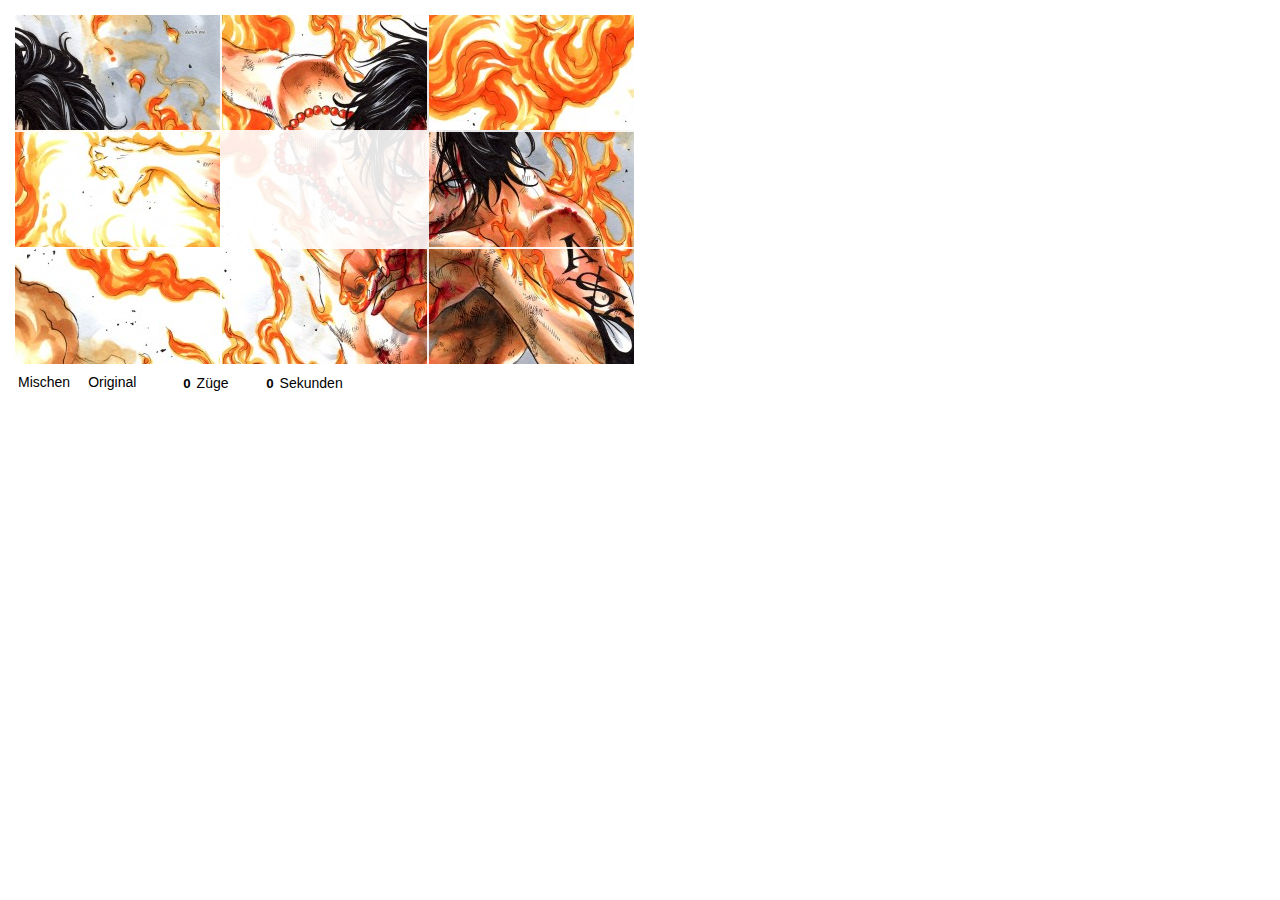
<file: Abgabe/Puzzle/index.html>
<!DOCTYPE html>
<html>
	<head>
		<meta charset=utf-8 />
		<title>Puzzle</title>
		<script type="text/javascript" src="jquery.js"></script> 
		<script type="text/javascript" src="jquery.jqpuzzle.js"></script> 
		<link rel="stylesheet" type="text/css" href="jquery.jqpuzzle.css" />
	</head>
	<body>
		<img src="Puzzle.jpg" class="jqPuzzle jqp-de-r3-c3-h5-NCS" />
	</body>
</html>
</file>
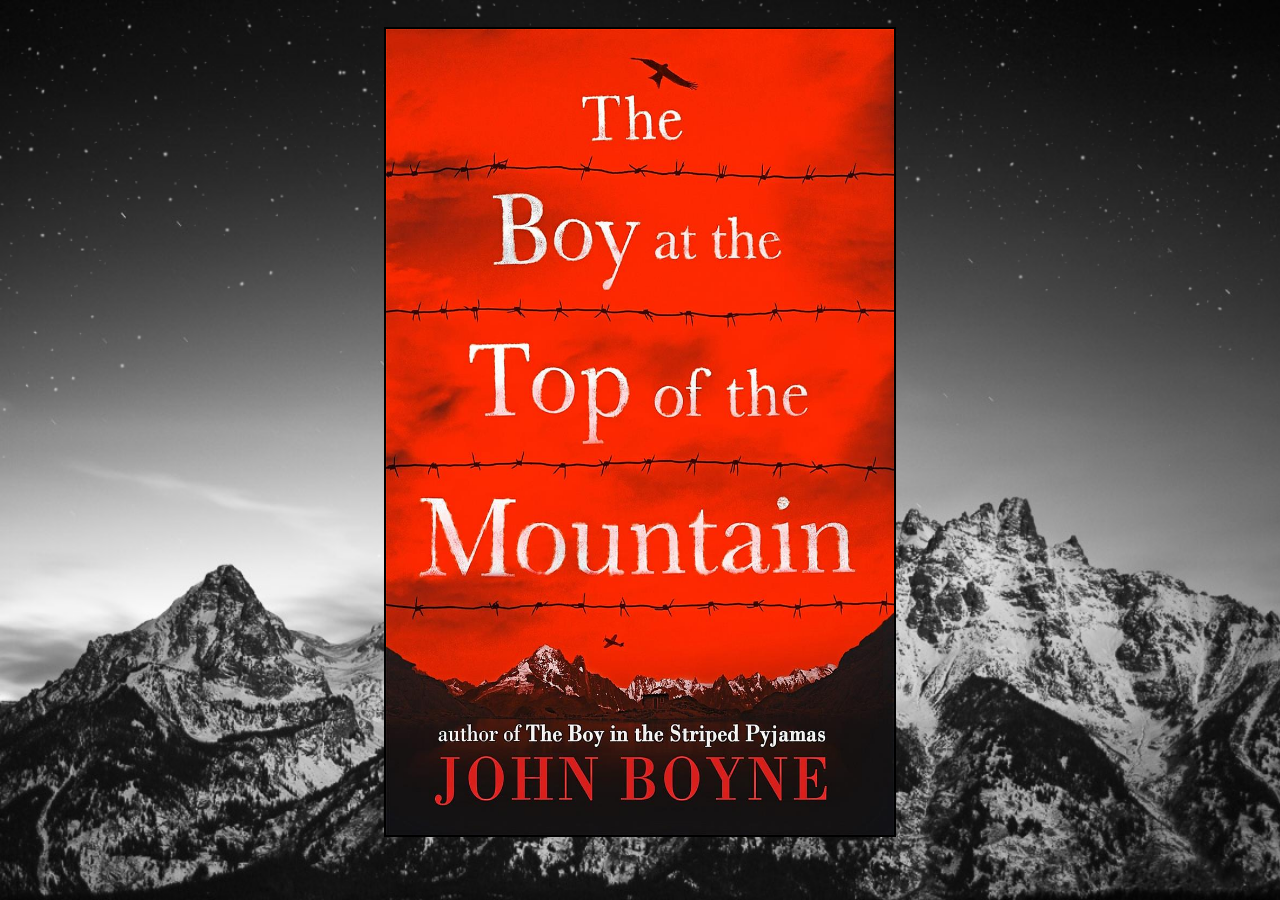
<file: Fächerübergreifendes Website Projekt/Programm/index.html>
<!DOCTYPE html>
<html>

<head>
		<title> The Boy at the Top of the Mountain</title>
		<link rel="icon" href="favicon.ico" type="image/x-icon">
		
		
		<!--Einbinden der CSS und JS Dateien-->
		<link rel = "stylesheet" href="CSS.css">
		<link rel = "stylesheet" href="TimeLine.css">
		<link rel = "stylesheet" href="Tooltip.css">
		<link rel = "stylesheet" href="Modal.css">
		
		<!--Einbinden eines Stylsheets für die Sterne-->
		<link rel="stylesheet" href="https://cdnjs.cloudflare.com/ajax/libs/font-awesome/4.7.0/css/font-awesome.min.css">
		<!--Fonts einbidnen-->
		<link href="https://fonts.googleapis.com/css?family=Special+Elite" rel="stylesheet">
		<link href="https://fonts.googleapis.com/css?family=Josefin+Slab" rel="stylesheet">

</head>

<body>

	

	<div class="Buch">

		<!--The-->
		<!--Plot/Handlung7 Ort Zeit der Geschichte-->
		<div class="Plot" id="div1" onclick="clickaufdiv(1)">
			<span class="tooltiptext">Plot</span>
		</div>
		
		<!--Boy at the-->
		<div class="Protagonist" id="div2" onclick="clickaufdiv(2)">
			<span class="tooltiptext">Main Character</span>
		</div>
		
		<!--Top of the-->
		<div class="Kontext" id="div3" onclick="clickaufdiv(3)">
			<span class="tooltiptext">Kontext</span>
		</div>
		
		<!--Mountain-->
		
		<div class="Bewertung" id="div4" onclick="clickaufdiv(4)">
			<span class="tooltiptext">Rating</span>
		</div>
		
		
		<div class="Schreibstil" id="div5" onclick="clickaufdiv(5)">
			<span class="tooltiptext">Bibliography</span>
		</div>
		
		
		<!--John Boyne-->
		<div class="Autor" id="div6" onclick="clickaufdiv(6)">
			<span class="tooltiptext">Autor</span>
		</div>
		
	 
	</div>


	<!-- The Modal 1-->
	<div id="myModal" class="modal">

	  <!-- Modal content -->
	  <div class="modal-content">
		<div class="modal-header">
		 <span class="close" id="x0">&times;</span>
		  <h2>Plot</h2>
		</div>
		<div class="modal-body2">
			  <p>The boy at the top of the mountain is about a boy who is called Pierrot he lives with his French mother and his German father in Paris in 1936.
			  In Paris he has also a deaf Jewish friend who loves to write story’s.</br> </br> 
			 At the beginning of the story we become insight in the life of Pierrot and there we find out that the father fought in the first grate War and after the war he married a French woman. 
			  Later in the story the father dies. After the death of the father, the mother is left alone with Pierrot and she starts to work harder and in the end she dies too.</br></br> 
			  So Pierrot now is alone and is sent to an orphanage in French. 
			  After a short time he is sent to an aunt who is called Beatrix, she lives in Austria and is a housekeeper in a large property in the Bavarian mountains.</br> </br>
			  On arrival, Beatrix asks Pierrot to go by the name Peter and to forget about his French roots. He is quickly won over by the charisma of his aunt´s employer, by the 
			  pageantry of the Hitler Youth, by the sense of his superiority that his father´s bloodline offershim.</br> </br>It does not take him long to transform into a cold and callous teenager.
			  In fact the process is almost uncomfortably speedy and so easily swayed is Pierrot by the trappings of power that he conducts betrayal after betrayal,
			  too smug to realise that his actions will have lasting repercussions on those he loves and on his own conscience.</br></br> 
			  But who is the master?</br>  How much more will Pierrot change in this Mansion?</br>  Are you interested in the book?</br>  Then stop reading my Site and start reading the book and we will see us later!!</br> <a style="cursor:pointer;" href="https://www.amazon.de/Boy-at-Top-Mountain/dp/1627790306" target="blank" class ="link">Click here to buy the book on Amazon!!!</a></p></br>
			
			
		</div>
		<div class="modal-footer">
		  <h6>by Christoph Sader</h6>
		</div>
	  </div>

	</div>

	<!--
	<!-- The Modal 2-->
	<div id="myModal2" class="modal">

	  <!-- Modal content -->
		<div class="modal-content">
			<div class="modal-header">
			 <span class="close" id="x1">&times;</span>
			  <h2>Main Character</h2>
			</div>
			<div class="modal-body2" >
			  
				  <p>The Main Character of the story is Pierrot Fischer, at the beginning of the storie he
				   is 7 years old and is living in Paris in 1936 with his French mother and his German
				 father.</br>
				  Because of the deaths of his mother and his father he is left alone in the harsh world
				   of 1936.</br></br> 
				   His short time in the orphanage is difficult for him because he is a small little boy
				  who is not capable of defending himself. After the short time in the orphanage Pierrot
				  is sent to his Aunt in Austria where his life changes irrevocably.</br>
				
					In Austria his nam changes from Pierrot to Pieter, because it is more German like. Also
					 his clothes change to traditional German attire and he is never allowed to talk about
					 his French roots especially about Anshel. This changes are important because the Berghof where the book
					takes place is the country home of Adolf Hitler.</br>
					
					During the nine years that Pieter is acquainted with Hitler, the Führers influence on
					 him grows. This influence alters Pieter´s toughts, shapes his beliefs and, ultimately,
					 dictates his choices and actions.</p>
			</p>
		</div>
		<div class="modal-footer">
		  <h6>by Christoph Sader</h6>
		</div>
	  </div>

	</div>

	<!-- The Modal 3-->
	<div id="myModal3" class="modal">

	  <!-- Modal content -->
	  <div class="modal-content">
		<div class="modal-header">
		 <span class="close" id="x2">&times;</span>
		  <h2>Context</h2>
		</div>
		<div class="modal-body2">
		 
			<p>John Boyne examines the events of the World War 2 and the Holocaust through the eyes
			  of the child or an innocent. But unlike “THE BOY IN THE STRIPED PAJAMAS”, our book
			  takes a much more critical stance on what it means to be innocent and who is culpable
			  for the atrocities commited during this time period.</br> 
			Our main Protagonist Pieter represents all those who became aware of Hitler´s actions
			over the course of time, but did nothing to stop them. Pieter enters the berghof as an
			 innocent child who is unaware of the differences between people but nine years later
			 he leaves the Berghof well aware of the supposed differences between people and the
			 steps the Führer took to purify his people and eliminate these differences.</br>
			 The boy at the top of the Mountain is just like Boyne´s "THE BOY IN THE STRIPED 
			PAJAMAS", it adds a fresh and important viewpoint on the World War 2 and the Holocaust
			 for readers of all ages. But like all grerat literature, the questions and themes that
			 arise in the book can be applied across situations and time periods. And are, in many
			 ways, just as relevant, if not more relevant, to today than to the setting of the book.</p>
		</p>
		  
		</div>
		<div class="modal-footer">
		  <h6>by Christoph Sader</h6>
		</div>
	  </div>

	</div>

	<!--
	<!-- The Modal 4-->
	<div id="myModal4" class="modal">

	  <!-- Modal content -->
	  <div class="modal-content">
		<div class="modal-header">
		<span class="close" id="x3">&times;</span>
		  <h2>My Rating</h2>
		</div>
		<div class="modal-body2">
		  <!--Funktioniert nur mit Internet wegen der Icons-->
			<p>
				
				<span class="fa fa-star checked"></span>
				<span class="fa fa-star checked"></span>
				<span class="fa fa-star checked"></span>
				<span class="fa fa-star checked"></span>
				<span class="fa fa-star"></span></p></br>
				<p> The book "THE BOY AT THE TOP OF THE MOUNTAIN" is a great work of John Boyne,
				it shows us the World during the World War 2 through the eyes of a child, who still doesn´t know 
				what is right and what is wrong, who is bad and who is good, does bad people even excist?</br>I gave the 
				book 4 stars because I think John Boyne described a difficult topic with a understandable writtig stile.
				So also i who is not so good at english like others, could follow the book perfectly.
				I recommend the book for everyone, because the Atuor doesn´t use difficult words so everyone can understand the book. Even if you are not so
				good at English!</p>
		</div>
		<div class="modal-footer">
		  <h6>by Christoph Sader</h6>
		</div>
	  </div>

	</div>

	<!-- The Modal 5-->
	<div id="myModal5" class="modal">

	  <!-- Modal content -->
	  <div class="modal-content">
		<div class="modal-header">
		<span class="close" id="x4">&times;</span>
		  <h2>Bibliography</h2>
		</div>
		<div class="modal-body">
		 
	 <div class="timeline">
		  <div class="container left">
			<div class="content">
			  <h2>2000</h2>
			  <p style="  font-size: 130%;">The Thief of time</p>
			</div>
		  </div>
		  
		  <div class="container right">
			<div class="content">
			  <h2>2001</h2>
			  <p style="  font-size: 130%;">The Congress of Rough Riders</p>
			</div>
		  </div>
		  
		  <div class="container left">
			<div class="content">
			  <h2>2004</h2>
			 <p style="  font-size: 130%;">Crippen</p>
			</div>
		  </div>
		  
		  <div class="container right">
			<div class="content">
			  <h2>2006</h2>
			  <p style="  font-size: 130%;">Next of Kin</p>
			</div>
		  </div>
		  
		  <div class="container left">
			<div class="content">
			  <h2>2006</h2>
			 <p style="  font-size: 130%;">The Boy in the Striped Pyjamas</p>
			</div>
		  </div>
		  
		  <div class="container right">
			<div class="content">
			  <h2>2008</h2>
			 <p style="  font-size: 130%;">Mutiny on the Bounty</p>
			</div>
		  </div>
		  
		  <div class="container left">
			<div class="content">
			  <h2>2008</h2>
			 <p style="  font-size: 130%;">The Second Child</p>
			</div>
		  </div>
		  
		  <div class="container right">
			<div class="content">
			  <h2>2009</h2>
			  <p style="  font-size: 130%;">The Dare</p>
			</div>
		  </div>
		  
		  <div class="container left">
			<div class="content">
			  <h2>2009</h2>
			  <p style="  font-size: 130%;">The House of Special Purpose</p>
			</div>
		  </div>
		  
		  <div class="container right">
			<div class="content">
			  <h2>2010</h2>
			 <p style="  font-size: 130%;">Noah Barleyater Runs Away</p>
			</div>
		  </div>
		  
		  <div class="container left">
			<div class="content">
			  <h2>2011</h2>
			  <p style="  font-size: 130%;">The Absolutist</p>
			</div>
		  </div>
		  
		  <div class="container right">
			<div class="content">
			  <h2>2012</h2>
			 <p style="  font-size: 130%;">The Terrible Thing That Happaned to Barnaby brocket</p>
			</div>
		  </div>
		  
		  <div class="container left">
			<div class="content">
			  <h2>2013</h2>
			  <p style="  font-size: 130%;">This House is Haunted</p>
			</div>
		  </div>
		  
		  <div class="container right">
			<div class="content">
			  <h2>2013</h2>
			 <p style="  font-size: 130%;">Stay Where You Are and Then Leave</p>
			</div>
		  </div>
		  
		  <div class="container left">
			<div class="content">
			  <h2>2013</h2>
			 <p style="  font-size: 130%;">Rest Day</p>
			</div>
		  </div>
		  
		  <div class="container right">
			<div class="content">
			  <h2>2014</h2>
			 <p style="  font-size: 130%;">A History of Loneliness</p>
			</div>
		  </div>
		  
		  <div class="container left">
			<div class="content">
			  <h2>2015</h2>
			  <p style="  font-size: 130%;">The Boy at the top of the Mountain</p>
			</div>
		  </div>
	</div>
		</div>
		<div class="modal-footer">
		  <h6>by Christoph Sader</h6>
		</div>
	  </div>

	</div>

	
	<!-- The Modal 6-->
	<div id="myModal6" class="modal">

	  <!-- Modal content -->
	  <div class="modal-content">
		<div class="modal-header">
		<span class="close" id="x5">&times;</span>
		  <h1>Author</h1>
		</div>
		<div class="modal-body3">
		  

		  <!--Muss ich noch scrollbar machen wenn zu viel text ist-->
		<center><div class="card">
			<img src="Autor.jpg" alt="Avatar" style="width:70% " class="AuthorBild">
			<div class="container2">
				<h1>John Boyne</h1> 
				<ol class ="Auflistung">
					<li>Irish novelist</li>
					<li>Born 30 April 1971 in Dublin</li>
					<li>Author of ten novels for adults and five novels for younger readers.</li>
					<li>Novels are published  in over 50 languages</li>
					<li>Boynes first short story was published  by the Sunday Tribune</li>
					<li>2015  Honorary Doctorate of Letters awarde from the University of East Anglia</li>
				
				
				</ol>

			
			</div>
		</div></center>
		
		
		
		</div>
		<div class="modal-footer">
		  <h6>by Christoph Sader</h6>
		</div>
	  </div>

	</div>
	
	<script src="JS.js"></script>

</body>
</html>
</file>
<file: Fächerübergreifendes Website Projekt/Programm/CSS.css>
html, body 
{
	
	height: 100%;
	width:100%;
	background-image:url("Hintergrund.png");
	background-size:100% 100%;
	background-repeat: no-repeat;
	background-size: cover;
	margin: 0;
	padding: 0;
	
}


/*Für die Sterne*/
.checked 
{
    color: red;
}
/*Für den Autor*/
.card 
{
    width: 60%;
   
	color: white;
	
}

.AuthorBild
{
	
}

ol.Auflistung
{
	list-style-type:circle;
		text-align: left;
}

ol.Auflistung2
{
	list-style-type:circle;
}




img 
{
    border-radius: 5px 5px 0 0;
}

.container2 
{
    padding: 2px 16px;
	
}

/*Haupt Div in welchem das Buch als Hitergrund ist*/
div.Buch
{
    /*width: 550px;
	height: 770px;*/
	width: 40%;
	height: 90%;
    border: 2px solid black;
    margin: auto;
	position: relative ;
	top:3%;
	background-image:url("Cover.jpg");
	background-size:100% 100%;
	cursor:pointer;
	
	
}

div 
{
    display: block;
}


/*Divs(past die größen an das Div "Buch")*/
.Plot
{
	width: 100%;
	height: 17%;
}
.Protagonist
{
	width: 100%;
	height: 18%;
}
.Kontext
{
	width: 100%;
	height: 19%;
}
.Bewertung
{
	width: 100%;
	height: 18%;
}
.Schreibstil
{
	width: 100%;
	height: 14%;
}
.Autor
{
	 width: 100%;
	height: 14%;
}

/*Div hover Funktion(verdunkeln)*/
.Plot:hover{
		background-color: rgba(0, 0, 0, 0.5);
}

.Protagonist:hover
{
	background-color: rgba(0, 0, 0, 0.5);
}

.Kontext:hover
{
	background-color: rgba(0, 0, 0, 0.5);
}

.Bewertung:hover
{
	background-color: rgba(0, 0, 0, 0.5);
}

.Schreibstil:hover
{
	background-color: rgba(0, 0, 0, 0.5);
}

.Autor:hover
{
	background-color: rgba(0, 0, 0, 0.5);
}

a:hover
{
	color: red;
}

/*Font Eigenschaften*/
p
{
	font-family: 'Special Elite', cursive;
	margin: 4px 0;
	font-weight: 600;
}

li
{
	font-family: 'Special Elite', cursive;
	  margin: 4px 0;
	  font-weight: 600;
}

h2
{
	font-family: 'Josefin Slab', serif;

}

h1{
	font-family: 'Josefin Slab', serif;
}

/*Link zu Amazon*/
.link
{
	text-decoration:none;
	color:black;
}
</file>
<file: Fächerübergreifendes Website Projekt/Programm/TimeLine.css>
*{
    box-sizing: border-box;
}

body 
{
    background-color: #474e5d;
    font-family: Helvetica, sans-serif;
	
}

.timeline 
{
    position: relative;
    max-width: 1200px;
    margin: 0 auto;
}

.timeline::after 
{
    content: '';
    position: absolute;
    width: 6px;
    background-color: rgb(32,32,32);
    top: 0;
    bottom: 0;
    left: 50%;
    margin-left: -3px;
}

.container 
{
    padding: 10px 40px;
    position: relative;
    background-color: inherit;
    width: 50%;
	
}
/*Kreise*/
.container::after 
{
    content: '';
    position: absolute;
    width: 25px;
    height: 25px;
    right: -17px;
    background-color: rgb(32,32,32);
    border: 4px solid #FF9F55;
    top: 15px;
    border-radius: 50%;
    z-index: 1;
}

/*Container links*/
.left 
{
    left: 0;
	
}

/*Container rechts */
.right 
{
    left: 50%;
}

/* Pfeile Links*/
.left::before 
{
    content: " ";
    height: 0;
    position: absolute;
    top: 22px;
    width: 0;
    z-index: 1;
    right: 30px;
    border: medium solid rgb(32,32,32);
    border-width: 10px 0 10px 10px;
  border-color: transparent transparent transparent rgb(32,32,32);
}

/* Pfeile Rechts */
.right::before 
{
    content: " ";
    height: 0;
    position: absolute;
    top: 22px;
    width: 0;
    z-index: 1;
    left: 30px;
    border: medium solid rgb(32,32,32);
    border-width: 10px 10px 10px 0;
    border-color: transparent rgb(32,32,32) transparent transparent;
}

.right::after 
{
    left: -16px;
}

.content 
{
    padding: 20px 30px;
    background-color: rgb(32,32,32);
    position: relative;
    border-radius: 6px;
}

@media all and (max-width: 600px) 
{
  .timeline::after 
  {
    left: 31px;
  }
  
 .container 
 {
    width: 100%;
    padding-left: 70px;
    padding-right: 25px;
 }
 
 .container::before 
 {
    left: 60px;
    border: medium solid rgb(32,32,32);
    border-width: 10px 10px 10px 0;
    border-color: transparent rgb(32,32,32) transparent transparent;
 }

  .left::after, .right::after 
  {
    left: 15px;
  }
  

  .right 
  {
    left: 0%;
  }
}
</file>
<file: Fächerübergreifendes Website Projekt/Programm/Tooltip.css>
.Plot .tooltiptext {
    visibility: hidden;
    width: 120px;
    background-color: black;
    color: #fff;
    text-align: center;
    padding: 5px 0;
    border-radius: 6px;
 
    position: absolute;
    z-index: 1;
}

.Protagonist .tooltiptext {
    visibility: hidden;
    width: 120px;
    background-color: black;
    color: #fff;
    text-align: center;
    padding: 5px 0;
    border-radius: 6px;
 
    position: absolute;
    z-index: 1;
}
.Kontext .tooltiptext {
    visibility: hidden;
    width: 120px;
    background-color: black;
    color: #fff;
    text-align: center;
    padding: 5px 0;
    border-radius: 6px;
 
    position: absolute;
    z-index: 1;
}

.Bewertung .tooltiptext {
    visibility: hidden;
    width: 120px;
    background-color: black;
    color: #fff;
    text-align: center;
    padding: 5px 0;
    border-radius: 6px;
 
    position: absolute;
    z-index: 1;
}

.Schreibstil .tooltiptext {
    visibility: hidden;
    width: 120px;
    background-color: black;
    color: #fff;
    text-align: center;
    padding: 5px 0;
    border-radius: 6px;
 
    position: absolute;
    z-index: 1;
}

.Autor .tooltiptext {
    visibility: hidden;
    width: 120px;
    background-color: black;
    color: #fff;
    text-align: center;
    padding: 5px 0;
    border-radius: 6px;
 
    position: absolute;
    z-index: 1;
}

/*Hover Funktionen*/
.Plot:hover .tooltiptext {
    visibility: visible;
}

.Protagonist:hover .tooltiptext {
    visibility: visible;
}

.Kontext:hover .tooltiptext {
    visibility: visible;
}

.Bewertung:hover .tooltiptext {
    visibility: visible;
}

.Schreibstil:hover .tooltiptext {
    visibility: visible;
}

.Autor:hover .tooltiptext {
    visibility: visible;
}
</file>
<file: Fächerübergreifendes Website Projekt/Programm/Modal.css>
/* The Modal (background) */
.modal {
    display: none; 
    position: fixed; 
    z-index: 1; 
    padding-top: 100px; 
    left: 0;
    top: 0;
    width: 100%; 
    height: 100%; 
    overflow: auto; 
    background-color: rgb(0,0,0); 
    background-color: rgba(0,0,0,0.4); 
}

/* Modal Content */
.modal-content 
{
    position: relative;
    background-color: #fefefe;
    margin: auto;
    padding: 0;
    border: 2px solid white;
    width: 80%;
    box-shadow: 0 4px 8px 0 rgba(0,0,0,0.2),0 6px 20px 0 rgba(0,0,0,0.19);
    -webkit-animation-name: animatetop;
    -webkit-animation-duration: 0.7s;
    animation-name: animatetop;
    animation-duration: 0.7s
	
}

.modal-header 
{
    padding: 2px 16px;
    background-color: rgb(20,20,20);
    color: white;
}

/*modalbody je nach Div unterschiedlich*/

.modal-body
{
	
	padding-left:150px;
	padding-right:150px;
	padding-top:20px;
	padding-bottom:20px;
	background-color: #f9f9cc;
	background-image: url("TimeLine.png");
	background-size:100% 100%;
	color: white; 
}

.modal-body2 
{
	
	padding-left:150px;
	padding-right:150px;
	padding-top:20px;
	padding-bottom:20px;
	background-image: url("Blatt3.jpg");
	background-size:100% 100%;
	color:black;
	/*
	background-color: #f9f9cc;
	*/
	}
	
	.modal-body3
{
	
	padding-left:150px;
	padding-right:150px;
	padding-top:20px;
	padding-bottom:20px;
	background-image: url("Irland.png");
	background-size: 100% 100%;
	color:black;
	/*
	background-color: #f9f9cc;
	*/
	}
	


.modal-body2 p{
	line-height: 20px;
}


.modal-footer {
    padding: 2px 16px;
    background-color: rgb(20,20,20);
    color: white;
}

/* Animation für Modal*/
@-webkit-keyframes animatetop 
{
    from {top:-300px; opacity:0} 
    to {top:0; opacity:1}
}

@keyframes animatetop 
{
    from {top:-300px; opacity:0}
    to {top:0; opacity:1}
}

/* The Close Button */
.close 
{
    color: white;
    float: right;
    font-size: 28px;
    font-weight: bold;
}

.close:hover,
.close:focus 
{
    color: red;
    text-decoration: none;
    cursor: pointer;
}
</file>
